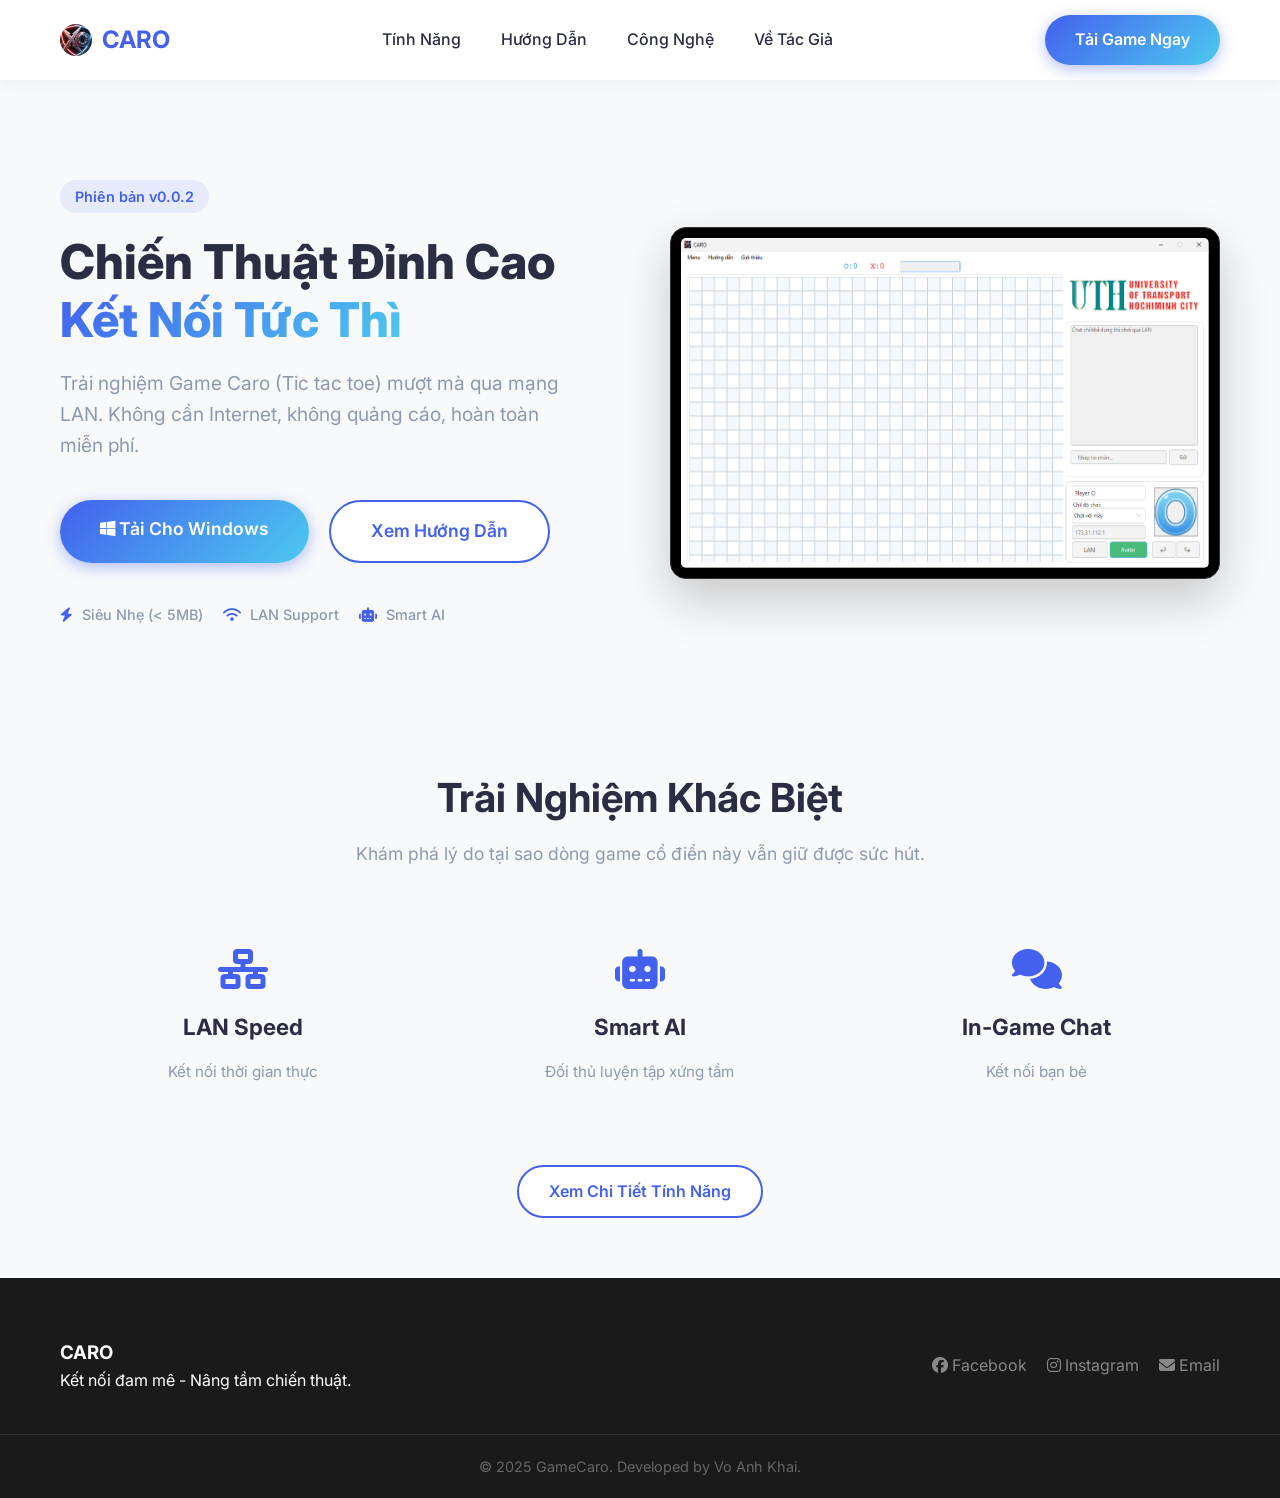
<file: website/index.html>
<!DOCTYPE html>
<html lang="vi">
<head>
    <meta charset="UTF-8">
    <meta name="viewport" content="width=device-width, initial-scale=1.0">
    <title>CARO</title>
    <meta name="description" content="Tải Game Caro LAN miễn phí. Kết nối chơi ngay với bạn bè qua mạng nội bộ, luyện tập với AI. Nhẹ, mượt, giao diện đẹp.">
    
    <!-- Fonts -->
    <link rel="preconnect" href="https://fonts.googleapis.com">
    <link rel="preconnect" href="https://fonts.gstatic.com" crossorigin>
    <link href="https://fonts.googleapis.com/css2?family=Inter:wght@400;500;600;700&display=swap" rel="stylesheet">
    
    <!-- CSS -->
    <link rel="icon" type="image/x-icon" href="assets/caro.ico">
    <link rel="stylesheet" href="styles.css">
    
    <!-- FontAwesome (Mockup) -->
    <link rel="stylesheet" href="https://cdnjs.cloudflare.com/ajax/libs/font-awesome/6.4.0/css/all.min.css">
</head>
<body>

    <div id="app-header"></div>

    <!-- Hero Section -->
    <section class="hero">
        <div class="container hero-content">
            <div class="hero-text">
                <span class="badge">Phiên bản v0.0.2</span>
                <h1>Chiến Thuật Đỉnh Cao <br> <span class="highlight">Kết Nối Tức Thì</span></h1>
                <p>Trải nghiệm Game Caro (Tic tac toe) mượt mà qua mạng LAN. Không cần Internet, không quảng cáo, hoàn toàn miễn phí.</p>
                <div class="hero-actions">
                    <a href="https://drive.google.com/drive/folders/1EXDJsEHQUqT0bzCNUvXFhfkYWcwn9d16?usp=sharing" target="_blank" class="btn btn-primary btn-lg"><i class="fa-brands fa-windows"></i> Tải Cho Windows</a>
                    <a href="guide.html" class="btn btn-secondary btn-lg">Xem Hướng Dẫn</a>
                </div>
                <div class="hero-tech">
                    <span><i class="fa-solid fa-bolt"></i> Siêu Nhẹ (< 5MB)</span>
                    <span><i class="fa-solid fa-wifi"></i> LAN Support</span>
                    <span><i class="fa-solid fa-robot"></i> Smart AI</span>
                </div>
            </div>
            <div class="hero-image">
                <!-- Placeholder for Game Screenshot -->
                <div class="monitor">
                    <div class="screen">
                        <img src="assets/ui-game.png" alt="Giao diện Game Caro" onerror="this.src='https://via.placeholder.com/600x400/0d6efd/ffffff?text=GameCaro+Screenshot'">
                    </div>
                </div>
            </div>
        </div>
    </section>

    <!-- Mini Features Teaser -->
    <section class="features" style="padding: 60px 0; background-color: #f8f9fa;">
        <div class="container">
            <div class="section-title" style="margin-bottom: 40px;">
                <h2>Trải Nghiệm Khác Biệt</h2>
                <p>Khám phá lý do tại sao dòng game cổ điển này vẫn giữ được sức hút.</p>
            </div>
            <div class="feature-grid">
                 <div class="feature-card" style="text-align: center;">
                    <i class="fa-solid fa-network-wired" style="font-size: 40px; color: var(--primary); margin-bottom: 20px;"></i>
                    <h3>LAN Speed</h3>
                    <p>Kết nối thời gian thực</p>
                </div>
                 <div class="feature-card" style="text-align: center;">
                    <i class="fa-solid fa-robot" style="font-size: 40px; color: var(--primary); margin-bottom: 20px;"></i>
                    <h3>Smart AI</h3>
                    <p>Đối thủ luyện tập xứng tầm</p>
                </div>
                 <div class="feature-card" style="text-align: center;">
                    <i class="fa-solid fa-comments" style="font-size: 40px; color: var(--primary); margin-bottom: 20px;"></i>
                    <h3>In-Game Chat</h3>
                    <p>Kết nối bạn bè</p>
                </div>
            </div>
            <div style="text-align: center; margin-top: 40px;">
                <a href="features.html" class="btn btn-secondary">Xem Chi Tiết Tính Năng</a>
            </div>
        </div>
    </section>


    <div id="app-footer"></div>

    <script src="ui.js"></script>
    <script src="script.js"></script>
</body>
</html>
</file>
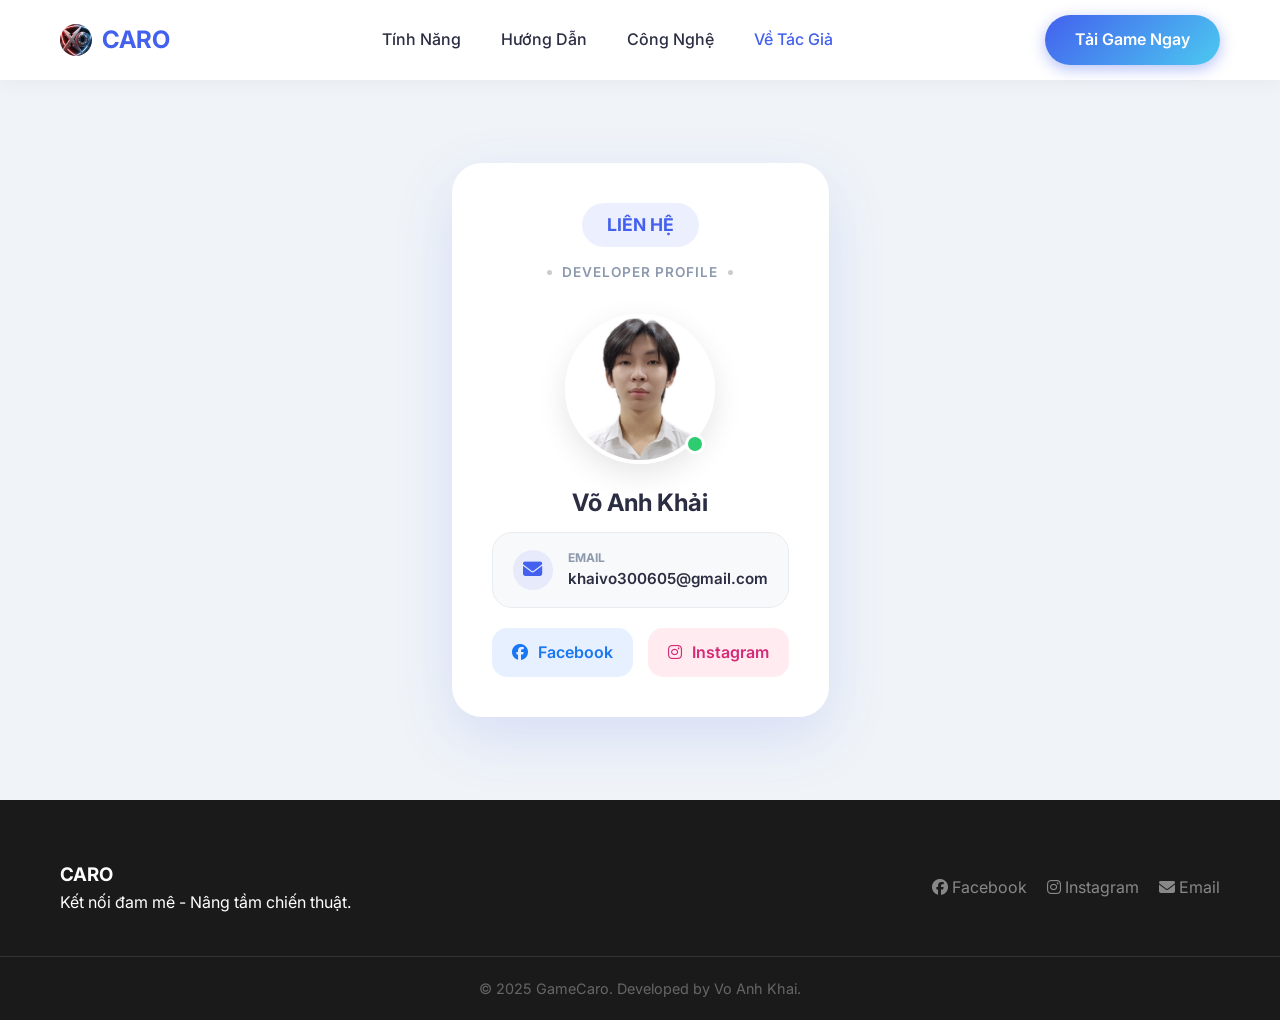
<file: website/author.html>
<!DOCTYPE html>
<html lang="vi">
<head>
    <meta charset="UTF-8">
    <meta name="viewport" content="width=device-width, initial-scale=1.0">
    <title>Về Tác Giả - CARO</title>
    
    <!-- Fonts -->
    <link rel="preconnect" href="https://fonts.googleapis.com">
    <link rel="preconnect" href="https://fonts.gstatic.com" crossorigin>
    <link href="https://fonts.googleapis.com/css2?family=Inter:wght@400;500;600;700&display=swap" rel="stylesheet">
    
    <!-- CSS -->
    <!-- CSS & Favicon -->
    <link rel="icon" type="image/x-icon" href="assets/caro.ico">
    <link rel="stylesheet" href="styles.css">
    
    <!-- FontAwesome -->
    <link rel="stylesheet" href="https://cdnjs.cloudflare.com/ajax/libs/font-awesome/6.4.0/css/all.min.css">
    
    <style>
        .author-section {
            min-height: 80vh;
            display: flex;
            align-items: center;
            justify-content: center;
            padding: 40px 20px;
            background: #f0f4f8; /* Slightly darker than standard bg */
        }
        
        .profile-card {
            background: var(--white);
            width: 100%;
            max-width: 450px;
            border-radius: 30px;
            padding: 40px;
            box-shadow: 0 20px 60px rgba(67, 97, 238, 0.15);
            text-align: center;
            position: relative;
        }
        
        .profile-badge {
            display: inline-block;
            background: rgba(67, 97, 238, 0.1);
            color: var(--primary);
            padding: 8px 25px;
            border-radius: 50px;
            font-weight: 700;
            font-size: 1.1rem;
            margin-bottom: 15px;
            text-transform: uppercase;
        }
        
        .profile-subtitle {
            color: var(--text-light);
            font-size: 0.85rem;
            font-weight: 600;
            letter-spacing: 1px;
            text-transform: uppercase;
            margin-bottom: 30px;
            display: flex;
            align-items: center;
            justify-content: center;
            gap: 10px;
        }
        
        .profile-subtitle::before, .profile-subtitle::after {
            content: '';
            display: block;
            width: 5px;
            height: 5px;
            background: #ccc;
            border-radius: 50%;
        }
        
        .avatar-wrapper {
            position: relative;
            width: 150px;
            height: 150px;
            margin: 0 auto 20px;
        }
        
        .avatar-img {
            width: 100%;
            height: 100%;
            border-radius: 50%;
            object-fit: cover;
            border: 4px solid var(--white);
            box-shadow: 0 10px 30px rgba(0,0,0,0.1);
        }
        
        .status-dot {
            position: absolute;
            bottom: 10px;
            right: 10px;
            width: 20px;
            height: 20px;
            background: #2ecc71;
            border: 3px solid var(--white);
            border-radius: 50%;
        }
        
        .contact-box {
            background: #f8f9fa;
            border: 1px solid #e9ecef;
            border-radius: 20px;
            padding: 15px 20px;
            display: flex;
            align-items: center;
            gap: 15px;
            margin-bottom: 20px;
            transition: 0.3s;
        }
        
        .contact-box:hover {
            border-color: var(--primary);
            background: var(--white);
            box-shadow: 0 5px 15px rgba(67, 97, 238, 0.1);
        }
        
        .contact-icon {
            width: 40px;
            height: 40px;
            background: rgba(67, 97, 238, 0.1);
            color: var(--primary);
            border-radius: 50%;
            display: flex;
            align-items: center;
            justify-content: center;
            font-size: 1.2rem;
            flex-shrink: 0;
        }
        
        .contact-info {
            text-align: left;
            overflow: hidden;
        }
        
        .contact-label {
            font-size: 0.75rem;
            color: var(--text-light);
            font-weight: 700;
            text-transform: uppercase;
        }
        
        .contact-value {
            font-size: 0.95rem;
            font-weight: 600;
            color: var(--text);
            white-space: nowrap;
            overflow: hidden;
            text-overflow: ellipsis;
        }
        
        .social-row {
            display: flex;
            gap: 15px;
            margin-top: 10px;
        }
        
        .social-btn {
            flex: 1;
            display: flex;
            align-items: center;
            justify-content: center;
            gap: 10px;
            padding: 12px;
            border-radius: 15px;
            font-weight: 600;
            transition: 0.3s;
            cursor: pointer;
        }
        
        .btn-facebook {
            background: #e7f0ff; /* Light blue akin to standard social buttons but lighter */
            color: #1877f2;
        }
        
        .btn-facebook:hover {
            background: #1877f2;
            color: #fff;
        }
        
        .btn-github {
            background: #f0f0f0;
            color: #333;
        }
        
        .btn-github:hover {
            background: #333;
            color: #fff;
        }

        .btn-instagram {
            background: #ffebf0;
            color: #d62976;
        }
        
        .btn-instagram:hover {
            background: #d62976;
            color: #fff;
        }

        
        /* Animation */
        .profile-card {
            animation: slideUp 0.6s ease-out;
        }
        
        @keyframes slideUp {
            from { opacity: 0; transform: translateY(30px); }
            to { opacity: 1; transform: translateY(0); }
        }
    </style>
</head>
<body>

    <div id="app-header"></div>

    <!-- Main Content -->
    <section class="author-section">
        <div class="container" style="display: flex; justify-content: center;">
            
            <div class="profile-card">
                <div class="profile-badge">Liên Hệ</div>
                <div class="profile-subtitle">Developer Profile</div>
                
                <div class="avatar-wrapper">
                    <img src="assets/avatar.jpg" alt="Vo Anh Khai" class="avatar-img">
                    <div class="status-dot"></div>
                </div>
                
                <h2 style="margin-bottom: 10px; font-size: 1.5rem;">Võ Anh Khải</h2>
                
                <!-- Email -->
                <div class="contact-box">
                    <div class="contact-icon">
                        <i class="fa-solid fa-envelope"></i>
                    </div>
                    <div class="contact-info">
                        <div class="contact-label">Email</div>
                        <div class="contact-value">khaivo300605@gmail.com</div>
                    </div>
                </div>

                <!-- Socials -->
                <div class="social-row">
                    <a href="https://www.facebook.com/kaitovo8952/" target="_blank" class="social-btn btn-facebook">
                        <i class="fa-brands fa-facebook"></i> Facebook
                    </a>
                    <a href="https://www.instagram.com/_kai.desu/" target="_blank" class="social-btn btn-instagram">
                        <i class="fa-brands fa-instagram"></i> Instagram
                    </a>
                </div>
                
            </div>
            
        </div>
    </section>

    <div id="app-footer"></div>

    <script src="ui.js"></script>
    <script src="script.js"></script>
</body>
</html>
</file>
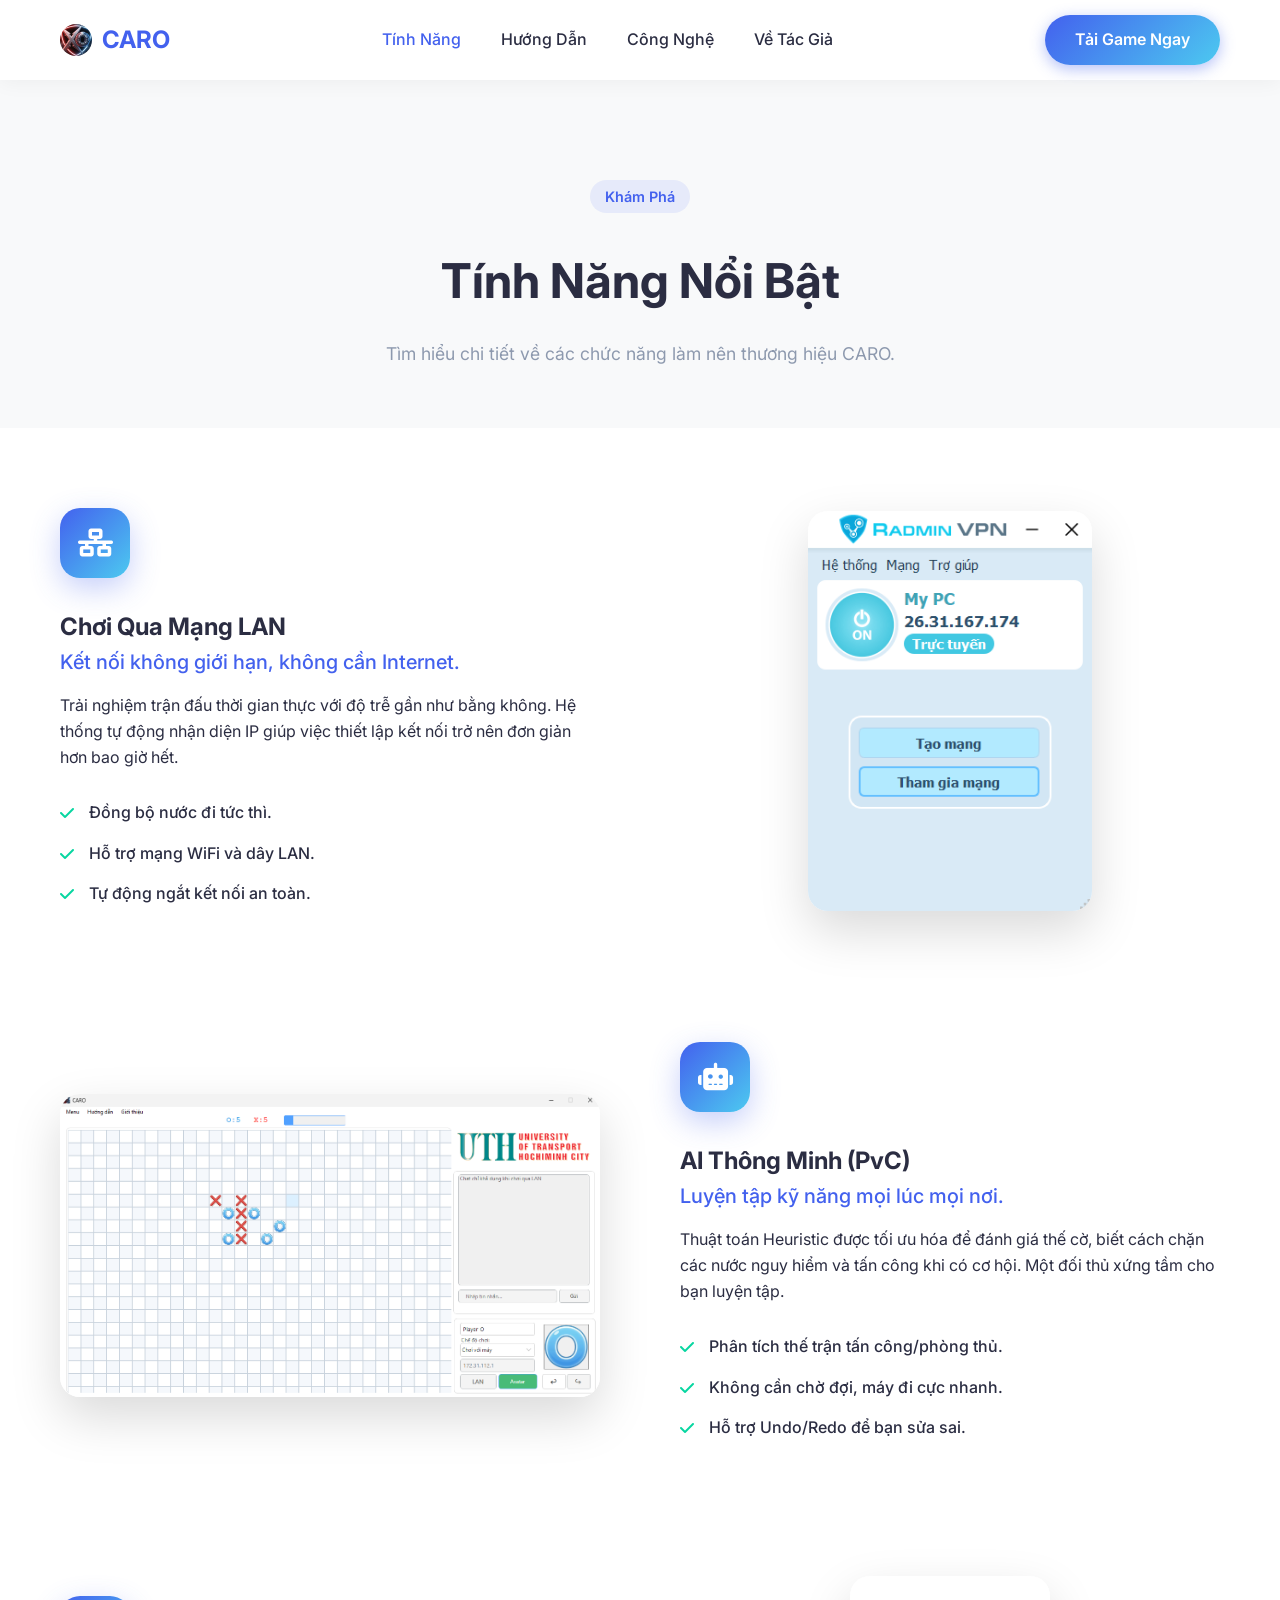
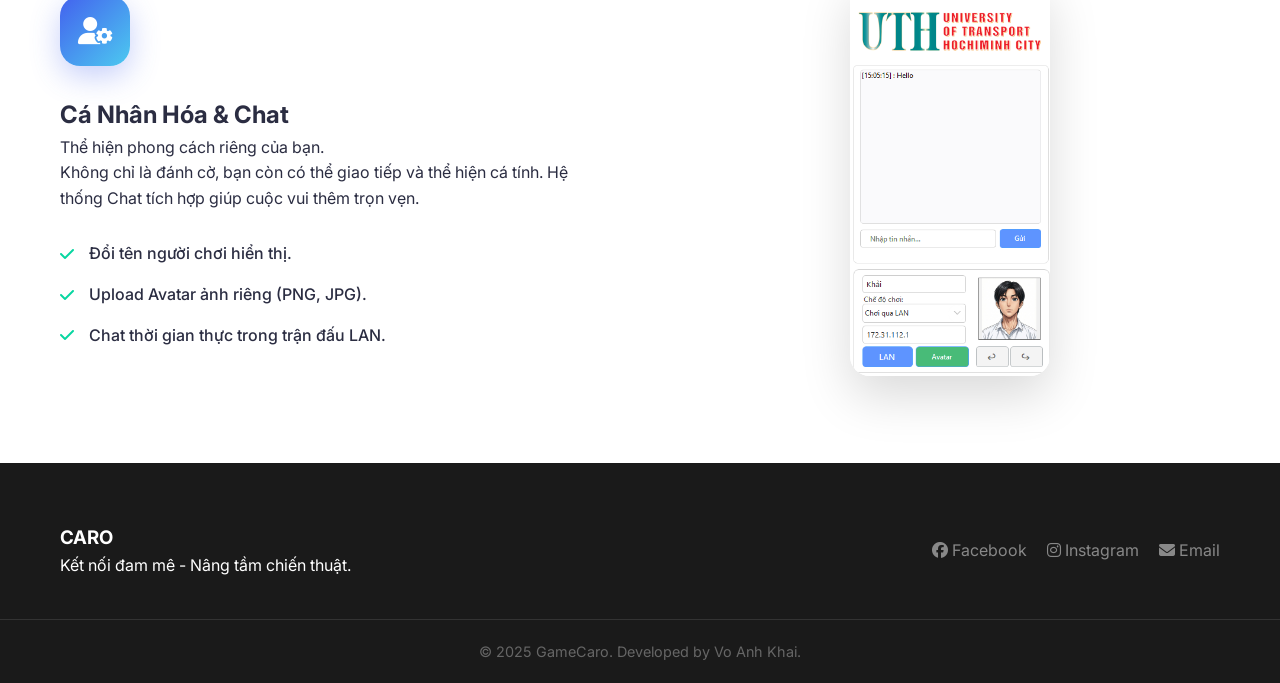
<file: website/features.html>
<!DOCTYPE html>
<html lang="vi">
<head>
    <meta charset="UTF-8">
    <meta name="viewport" content="width=device-width, initial-scale=1.0">
    <title>Tính Năng & Hướng Dẫn - CARO</title>
    
    <!-- Fonts -->
    <link rel="preconnect" href="https://fonts.googleapis.com">
    <link rel="preconnect" href="https://fonts.gstatic.com" crossorigin>
    <link href="https://fonts.googleapis.com/css2?family=Inter:wght@400;500;600;700&display=swap" rel="stylesheet">
    
    <!-- CSS -->
    <!-- CSS & Favicon -->
    <link rel="icon" type="image/x-icon" href="assets/caro.ico">
    <link rel="stylesheet" href="styles.css">
    
    <!-- FontAwesome -->
    <link rel="stylesheet" href="https://cdnjs.cloudflare.com/ajax/libs/font-awesome/6.4.0/css/all.min.css">
</head>
<body>

    <div id="app-header"></div>

    <!-- Page Header -->
    <section class="page-header">
        <div class="container">
            <span class="badge">Khám Phá</span>
            <h1>Tính Năng Nổi Bật</h1>
            <p>Tìm hiểu chi tiết về các chức năng làm nên thương hiệu CARO.</p>
        </div>
    </section>

    <!-- Detailed Features -->
    <section class="detailed-features">
        <div class="container">
            
            <!-- Feature 1: LAN -->
            <div class="feature-row">
                <div class="feature-text">
                    <div class="icon-box-lg">
                        <i class="fa-solid fa-network-wired"></i>
                    </div>
                    <h2>Chơi Qua Mạng LAN</h2>
                    <p class="lead">Kết nối không giới hạn, không cần Internet.</p>
                    <p>Trải nghiệm trận đấu thời gian thực với độ trễ gần như bằng không. Hệ thống tự động nhận diện IP giúp việc thiết lập kết nối trở nên đơn giản hơn bao giờ hết.</p>
                    <ul class="feature-list">
                        <li><i class="fa-solid fa-check"></i> Đồng bộ nước đi tức thì.</li>
                        <li><i class="fa-solid fa-check"></i> Hỗ trợ mạng WiFi và dây LAN.</li>
                        <li><i class="fa-solid fa-check"></i> Tự động ngắt kết nối an toàn.</li>
                    </ul>
                </div>
                <div class="feature-visual">
                    <img src="assets/vpn.png" alt="LAN Connection" onerror="this.src='https://via.placeholder.com/500x350?text=LAN+Connection+Demo'">
                </div>
            </div>

            <!-- Feature 2: AI -->
            <div class="feature-row reverse">
                <div class="feature-text">
                    <div class="icon-box-lg">
                        <i class="fa-solid fa-robot"></i>
                    </div>
                    <h2>AI Thông Minh (PvC)</h2>
                    <p class="lead">Luyện tập kỹ năng mọi lúc mọi nơi.</p>
                    <p>Thuật toán Heuristic được tối ưu hóa để đánh giá thế cờ, biết cách chặn các nước nguy hiểm và tấn công khi có cơ hội. Một đối thủ xứng tầm cho bạn luyện tập.</p>
                    <ul class="feature-list">
                        <li><i class="fa-solid fa-check"></i> Phân tích thế trận tấn công/phòng thủ.</li>
                        <li><i class="fa-solid fa-check"></i> Không cần chờ đợi, máy đi cực nhanh.</li>
                        <li><i class="fa-solid fa-check"></i> Hỗ trợ Undo/Redo để bạn sửa sai.</li>
                    </ul>
                </div>
                <div class="feature-visual">
                    <img src="assets/gameplay.png" alt="AI Gameplay" onerror="this.src='https://via.placeholder.com/500x350?text=AI+Gameplay+Demo'">
                </div>
            </div>

            <!-- Feature 3: Customization -->
            <div class="feature-row">
                <div class="feature-text">
                    <div class="icon-box-lg">
                        <i class="fa-solid fa-user-gear"></i>
                    </div>
                    <h2>Cá Nhân Hóa & Chat</h2>
                    <p>Thể hiện phong cách riêng của bạn.</p>
                    <p>Không chỉ là đánh cờ, bạn còn có thể giao tiếp và thể hiện cá tính. Hệ thống Chat tích hợp giúp cuộc vui thêm trọn vẹn.</p>
                    <ul class="feature-list">
                        <li><i class="fa-solid fa-check"></i> Đổi tên người chơi hiển thị.</li>
                        <li><i class="fa-solid fa-check"></i> Upload Avatar ảnh riêng (PNG, JPG).</li>
                        <li><i class="fa-solid fa-check"></i> Chat thời gian thực trong trận đấu LAN.</li>
                    </ul>
                </div>
                <div class="feature-visual">
                    <img src="assets/chatting.png" alt="Settings" onerror="this.src='https://via.placeholder.com/500x350?text=Settings+&+Chat'">
                </div>
            </div>

        </div>
    </section>

    <div id="app-footer"></div>

    <script src="ui.js"></script>
    <script src="script.js"></script>
</body>
</html>
</file>
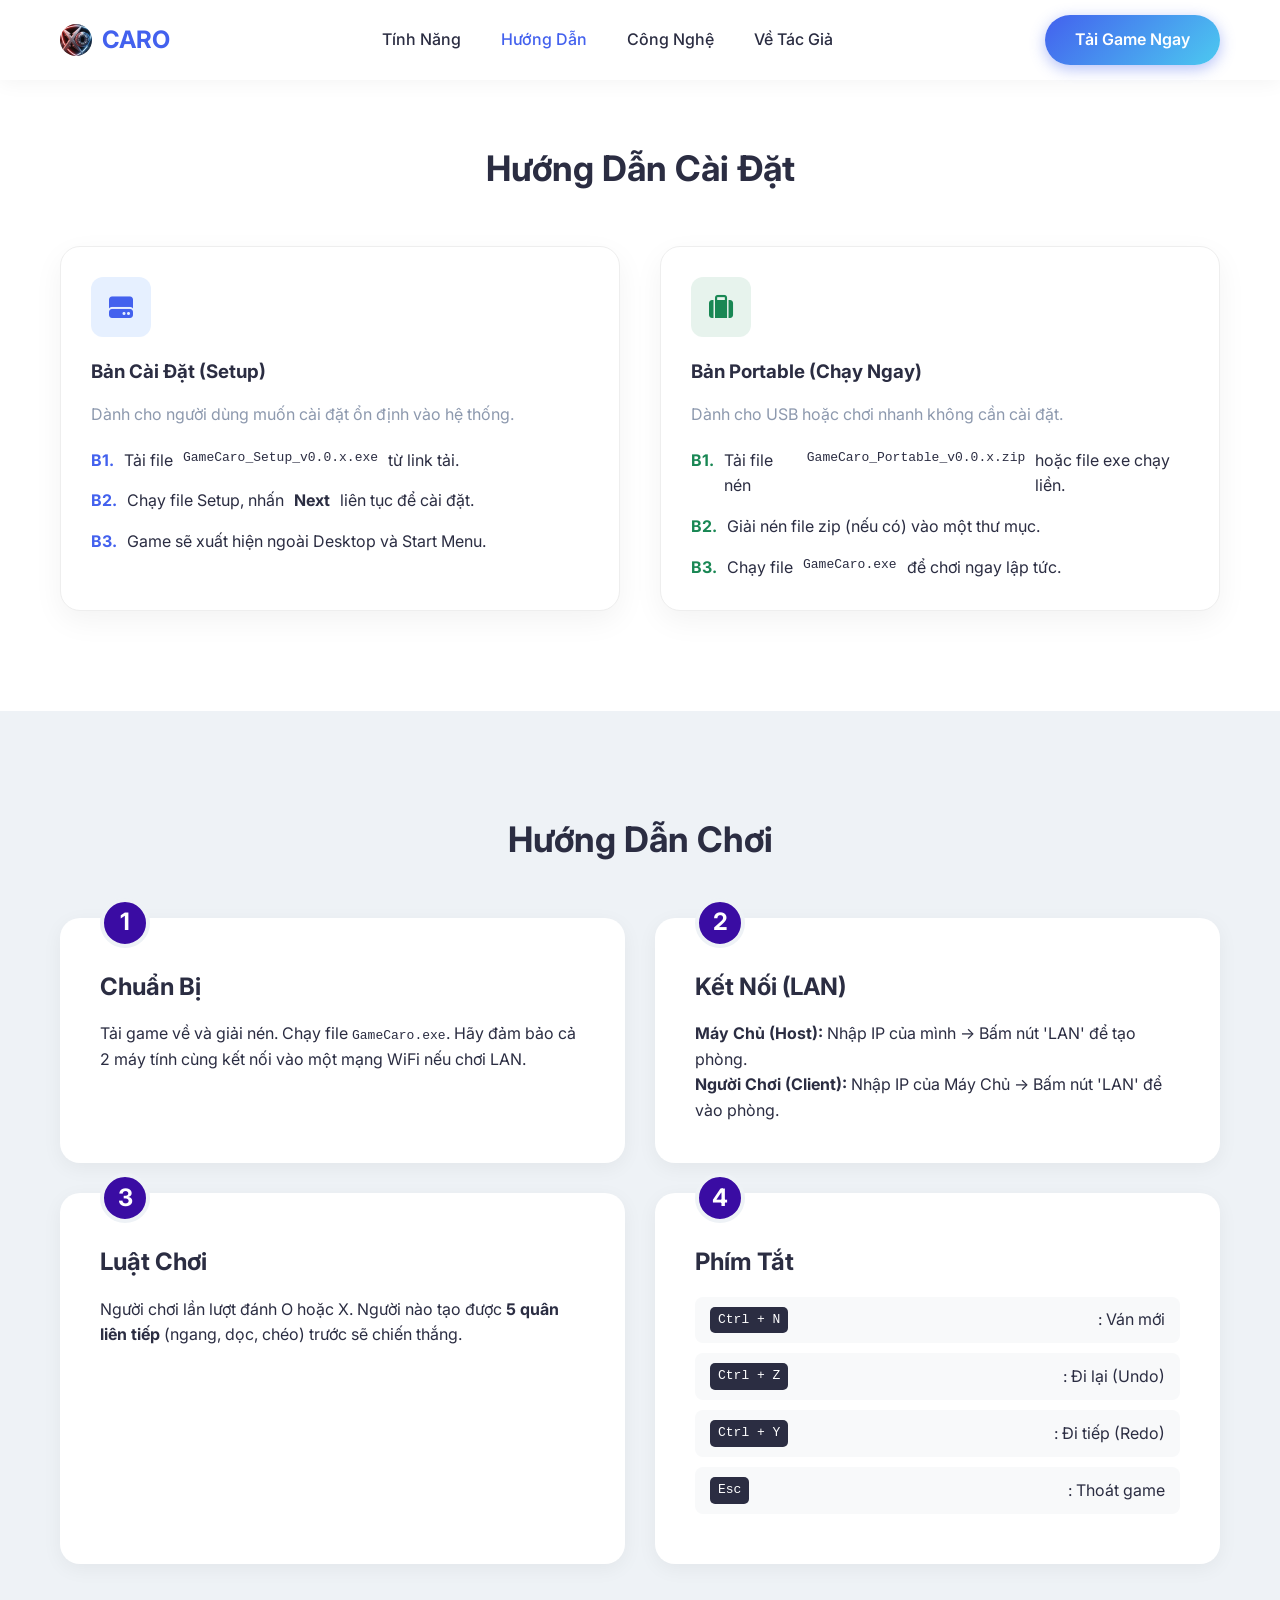
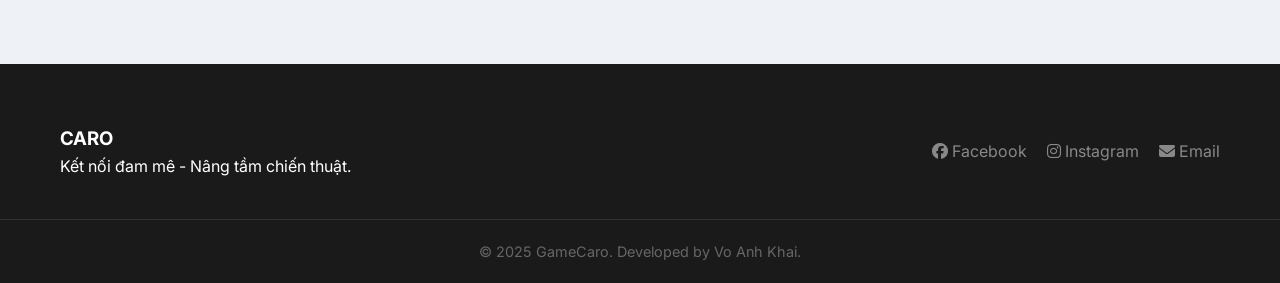
<file: website/guide.html>
<!DOCTYPE html>
<html lang="vi">
<head>
    <meta charset="UTF-8">
    <meta name="viewport" content="width=device-width, initial-scale=1.0">
    <title>Hướng Dẫn - CARO</title>
    
    <!-- Fonts -->
    <link rel="preconnect" href="https://fonts.googleapis.com">
    <link rel="preconnect" href="https://fonts.gstatic.com" crossorigin>
    <link href="https://fonts.googleapis.com/css2?family=Inter:wght@400;500;600;700&display=swap" rel="stylesheet">
    
    <!-- CSS -->
    <!-- CSS & Favicon -->
    <link rel="icon" type="image/x-icon" href="assets/caro.ico">
    <link rel="stylesheet" href="styles.css">
    
    <!-- FontAwesome -->
    <link rel="stylesheet" href="https://cdnjs.cloudflare.com/ajax/libs/font-awesome/6.4.0/css/all.min.css">
</head>
<body>

    <div id="app-header"></div>



    <!-- Installation Guide -->
    <section class="installation-guide" style="padding: 60px 0; background-color: var(--white);">
        <div class="container">
            <div class="section-title text-center" style="text-align: center; margin-bottom: 50px;">
                <h2 style="font-size: 2.2rem; margin-bottom: 15px;">Hướng Dẫn Cài Đặt</h2>
            </div>

            <div class="install-options" style="display: grid; grid-template-columns: repeat(2, 1fr); gap: 40px; margin-bottom: 40px;">
                <!-- Setup Version -->
                <div class="install-card" style="padding: 30px; border-radius: 20px; border: 1px solid #eee; background: #fff; box-shadow: 0 10px 30px rgba(0,0,0,0.05);">
                    <div class="icon-box" style="margin-bottom: 20px; width: 60px; height: 60px; background: rgba(13, 110, 253, 0.1); border-radius: 12px; display: flex; align-items: center; justify-content: center; color: var(--primary); font-size: 1.5rem;">
                        <i class="fa-solid fa-hard-drive"></i>
                    </div>
                    <h3 style="margin-bottom: 15px;">Bản Cài Đặt (Setup)</h3>
                    <p style="color: var(--text-light); margin-bottom: 20px;">Dành cho người dùng muốn cài đặt ổn định vào hệ thống.</p>
                    <ul class="step-list" style="list-style: none; padding: 0;">
                        <li style="margin-bottom: 15px; display: flex; gap: 10px;">
                            <span style="font-weight: 700; color: var(--primary);">B1.</span>
                            Tải file <code>GameCaro_Setup_v0.0.x.exe</code> từ link tải.
                        </li>
                        <li style="margin-bottom: 15px; display: flex; gap: 10px;">
                            <span style="font-weight: 700; color: var(--primary);">B2.</span>
                            Chạy file Setup, nhấn <strong>Next</strong> liên tục để cài đặt.
                        </li>
                        <li style="display: flex; gap: 10px;">
                            <span style="font-weight: 700; color: var(--primary);">B3.</span>
                            Game sẽ xuất hiện ngoài Desktop và Start Menu.
                        </li>
                    </ul>
                </div>

                <!-- Portable Version -->
                <div class="install-card" style="padding: 30px; border-radius: 20px; border: 1px solid #eee; background: #fff; box-shadow: 0 10px 30px rgba(0,0,0,0.05);">
                    <div class="icon-box" style="margin-bottom: 20px; width: 60px; height: 60px; background: rgba(25, 135, 84, 0.1); border-radius: 12px; display: flex; align-items: center; justify-content: center; color: #198754; font-size: 1.5rem;">
                        <i class="fa-solid fa-suitcase"></i>
                    </div>
                    <h3 style="margin-bottom: 15px;">Bản Portable (Chạy Ngay)</h3>
                    <p style="color: var(--text-light); margin-bottom: 20px;">Dành cho USB hoặc chơi nhanh không cần cài đặt.</p>
                    <ul class="step-list" style="list-style: none; padding: 0;">
                        <li style="margin-bottom: 15px; display: flex; gap: 10px;">
                            <span style="font-weight: 700; color: #198754;">B1.</span>
                            Tải file nén <code>GameCaro_Portable_v0.0.x.zip</code> hoặc file exe chạy liền.
                        </li>
                        <li style="margin-bottom: 15px; display: flex; gap: 10px;">
                            <span style="font-weight: 700; color: #198754;">B2.</span>
                            Giải nén file zip (nếu có) vào một thư mục.
                        </li>
                        <li style="display: flex; gap: 10px;">
                            <span style="font-weight: 700; color: #198754;">B3.</span>
                            Chạy file <code>GameCaro.exe</code> để chơi ngay lập tức.
                        </li>
                    </ul>
                </div>
            </div>
        </div>
    </section>

    <!-- Comprehensive Guide -->
    <section class="guide-section">
        <div class="container">
            <div class="section-title text-center" style="text-align: center; margin-bottom: 50px;">
                <h2 style="font-size: 2.2rem; margin-bottom: 15px;">Hướng Dẫn Chơi</h2>
            </div>
            <div class="guide-grid">
                <div class="guide-card">
                    <span class="step-badge">1</span>
                    <h3>Chuẩn Bị</h3>
                    <p>Tải game về và giải nén. Chạy file <code>GameCaro.exe</code>. Hãy đảm bảo cả 2 máy tính cùng kết nối vào một mạng WiFi nếu chơi LAN.</p>
                </div>

                <div class="guide-card">
                    <span class="step-badge">2</span>
                    <h3>Kết Nối (LAN)</h3>
                    <div class="guide-content">
                        <p><strong>Máy Chủ (Host):</strong> Nhập IP của mình -> Bấm nút 'LAN' để tạo phòng.</p>
                        <p><strong>Người Chơi (Client):</strong> Nhập IP của Máy Chủ -> Bấm nút 'LAN' để vào phòng.</p>
                    </div>
                </div>

                <div class="guide-card">
                    <span class="step-badge">3</span>
                    <h3>Luật Chơi</h3>
                    <p>Người chơi lần lượt đánh O hoặc X. Người nào tạo được <strong>5 quân liên tiếp</strong> (ngang, dọc, chéo) trước sẽ chiến thắng.</p>
                </div>
                
                <div class="guide-card">
                    <span class="step-badge">4</span>
                    <h3>Phím Tắt</h3>
                    <ul class="shortcut-list">
                        <li><code>Ctrl + N</code>: Ván mới</li>
                        <li><code>Ctrl + Z</code>: Đi lại (Undo)</li>
                        <li><code>Ctrl + Y</code>: Đi tiếp (Redo)</li>
                        <li><code>Esc</code>: Thoát game</li>
                    </ul>
                </div>
            </div>
        </div>
    </section>

    <div id="app-footer"></div>

    <script src="ui.js"></script>
    <script src="script.js"></script>
</body>
</html>
</file>
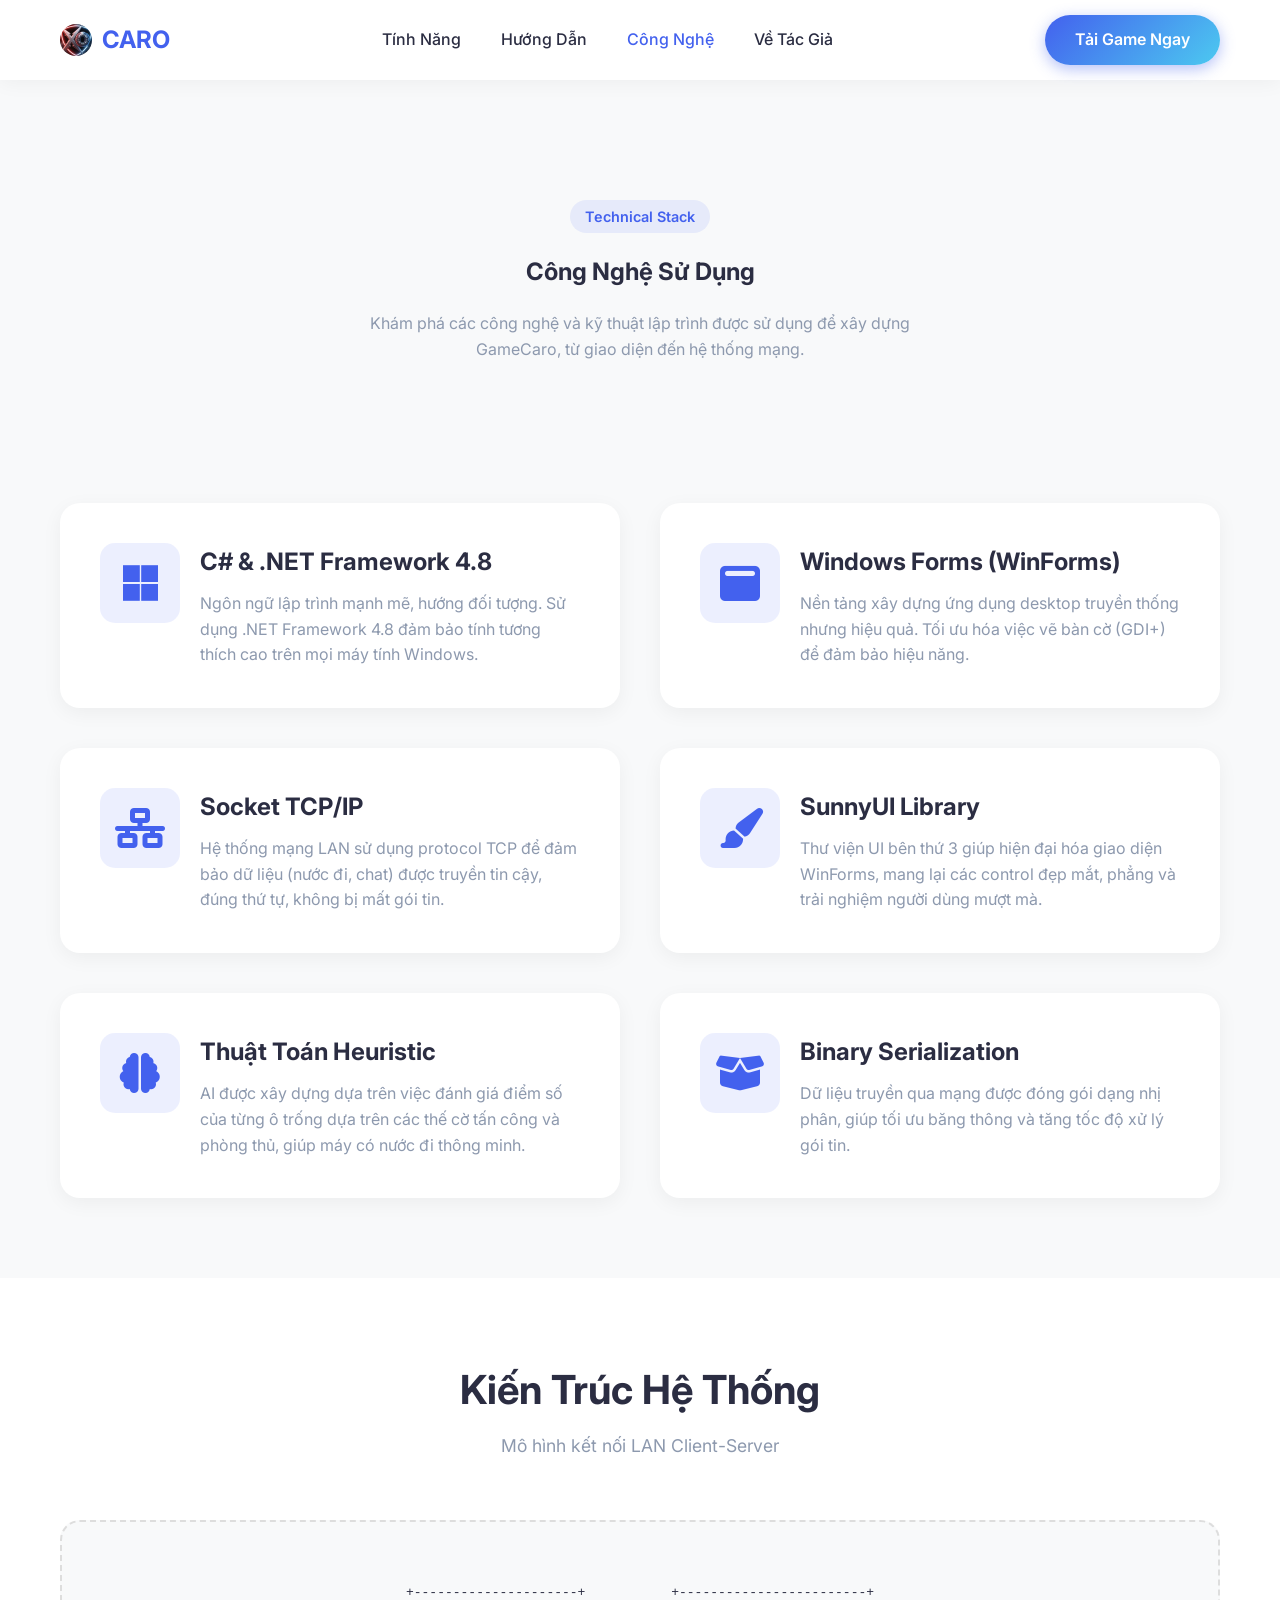
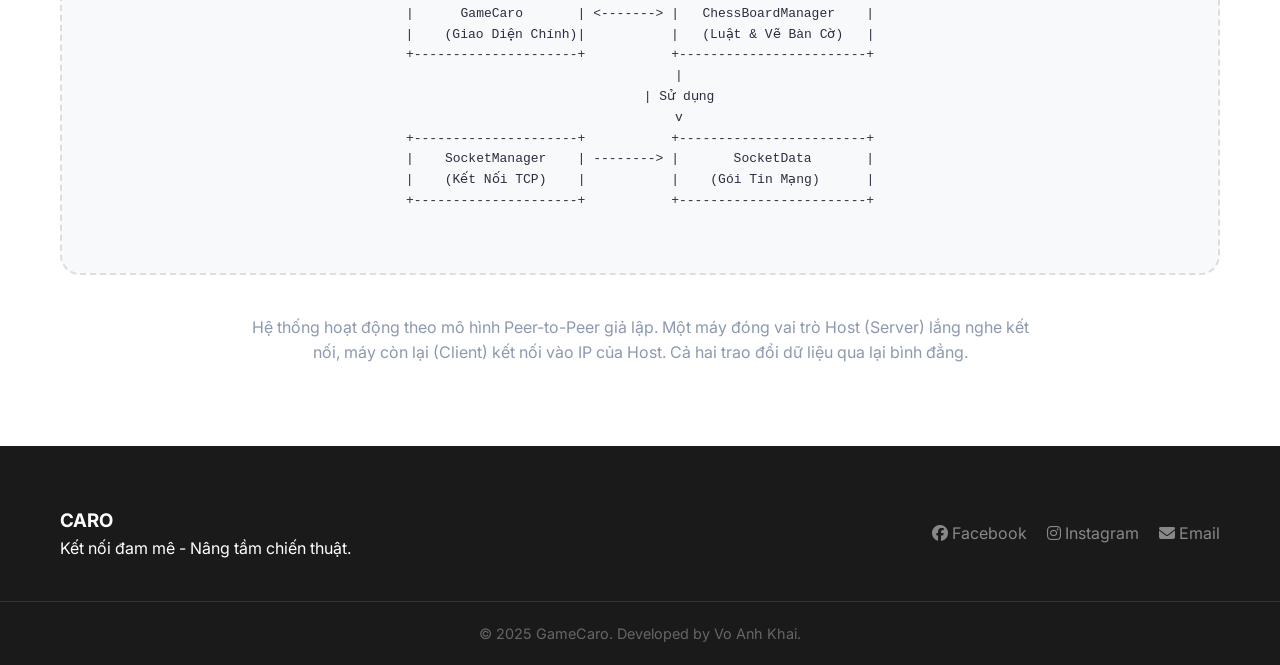
<file: website/technology.html>
<!DOCTYPE html>
<html lang="vi">
<head>
    <meta charset="UTF-8">
    <meta name="viewport" content="width=device-width, initial-scale=1.0">
    <title>Công Nghệ - GameCaro</title>
    
    <!-- Fonts -->
    <link rel="preconnect" href="https://fonts.googleapis.com">
    <link rel="preconnect" href="https://fonts.gstatic.com" crossorigin>
    <link href="https://fonts.googleapis.com/css2?family=Inter:wght@400;500;600;700&display=swap" rel="stylesheet">
    
    <!-- CSS -->
    <!-- CSS & Favicon -->
    <link rel="icon" type="image/x-icon" href="assets/caro.ico">
    <link rel="stylesheet" href="styles.css">
    
    <!-- FontAwesome -->
    <link rel="stylesheet" href="https://cdnjs.cloudflare.com/ajax/libs/font-awesome/6.4.0/css/all.min.css">
    
    <style>
        .tech-hero {
            padding: 120px 0 60px;
            background: var(--bg);
            text-align: center;
        }
        
        .tech-grid {
            margin-top: 60px;
            display: grid;
            grid-template-columns: repeat(2, 1fr);
            gap: 40px;
        }
        
        .tech-card {
            background: var(--white);
            padding: 40px;
            border-radius: 20px;
            box-shadow: 0 5px 20px rgba(0,0,0,0.05);
            display: flex;
            gap: 20px;
            align-items: flex-start;
        }
        
        .tech-icon {
            font-size: 40px;
            color: var(--primary);
            background: rgba(67, 97, 238, 0.1);
            width: 80px;
            height: 80px;
            border-radius: 15px;
            display: flex;
            align-items: center;
            justify-content: center;
            flex-shrink: 0;
        }
        
        .tech-content h3 {
            font-size: 1.5rem;
            margin-bottom: 10px;
        }
        
        .tech-content p {
            color: var(--text-light);
        }

        .architecture {
            padding: 80px 0;
            background: var(--white);
        }
        
        .diagram {
            background: #f8f9fa;
            border: 2px dashed #ddd;
            border-radius: 20px;
            padding: 40px;
            text-align: center;
            margin: 40px 0;
            font-family: monospace;
            white-space: pre;
            overflow-x: auto;
        }

        @media (max-width: 768px) {
            .tech-grid {
                grid-template-columns: 1fr;
            }
            .tech-card {
                flex-direction: column;
            }
        }
    </style>
</head>
<body>

    <div id="app-header"></div>

    <!-- Tech Hero -->
    <section class="tech-hero">
        <div class="container">
            <span class="badge">Technical Stack</span>
            <h1>Công Nghệ Sử Dụng</h1>
            <p style="max-width: 600px; margin: 20px auto; color: var(--text-light);">
                Khám phá các công nghệ và kỹ thuật lập trình được sử dụng để xây dựng GameCaro, từ giao diện đến hệ thống mạng.
            </p>
        </div>
    </section>

    <!-- Tech Details -->
    <section class="container" style="padding-bottom: 80px;">
        <div class="tech-grid">
            
            <!-- C# .NET -->
            <div class="tech-card">
                <div class="tech-icon">
                    <i class="fa-brands fa-microsoft"></i>
                </div>
                <div class="tech-content">
                    <h3>C# & .NET Framework 4.8</h3>
                    <p>Ngôn ngữ lập trình mạnh mẽ, hướng đối tượng. Sử dụng .NET Framework 4.8 đảm bảo tính tương thích cao trên mọi máy tính Windows.</p>
                </div>
            </div>

            <!-- Windows Forms -->
            <div class="tech-card">
                <div class="tech-icon">
                    <i class="fa-solid fa-window-maximize"></i>
                </div>
                <div class="tech-content">
                    <h3>Windows Forms (WinForms)</h3>
                    <p>Nền tảng xây dựng ứng dụng desktop truyền thống nhưng hiệu quả. Tối ưu hóa việc vẽ bàn cờ (GDI+) để đảm bảo hiệu năng.</p>
                </div>
            </div>

            <!-- Socket TCP/IP -->
            <div class="tech-card">
                <div class="tech-icon">
                    <i class="fa-solid fa-network-wired"></i>
                </div>
                <div class="tech-content">
                    <h3>Socket TCP/IP</h3>
                    <p>Hệ thống mạng LAN sử dụng protocol TCP để đảm bảo dữ liệu (nước đi, chat) được truyền tin cậy, đúng thứ tự, không bị mất gói tin.</p>
                </div>
            </div>

            <!-- SunnyUI -->
            <div class="tech-card">
                <div class="tech-icon">
                    <i class="fa-solid fa-paintbrush"></i>
                </div>
                <div class="tech-content">
                    <h3>SunnyUI Library</h3>
                    <p>Thư viện UI bên thứ 3 giúp hiện đại hóa giao diện WinForms, mang lại các control đẹp mắt, phẳng và trải nghiệm người dùng mượt mà.</p>
                </div>
            </div>
            
             <!-- Algorithm -->
             <div class="tech-card">
                <div class="tech-icon">
                    <i class="fa-solid fa-brain"></i>
                </div>
                <div class="tech-content">
                    <h3>Thuật Toán Heuristic</h3>
                    <p>AI được xây dựng dựa trên việc đánh giá điểm số của từng ô trống dựa trên các thế cờ tấn công và phòng thủ, giúp máy có nước đi thông minh.</p>
                </div>
            </div>

            <!-- Serialization -->
            <div class="tech-card">
                <div class="tech-icon">
                    <i class="fa-solid fa-box-open"></i>
                </div>
                <div class="tech-content">
                    <h3>Binary Serialization</h3>
                    <p>Dữ liệu truyền qua mạng được đóng gói dạng nhị phân, giúp tối ưu băng thông và tăng tốc độ xử lý gói tin.</p>
                </div>
            </div>

        </div>
    </section>

    <!-- Architecture -->
    <section class="architecture">
        <div class="container">
            <div class="section-title">
                <h2>Kiến Trúc Hệ Thống</h2>
                <p>Mô hình kết nối LAN Client-Server</p>
            </div>
            
            <div class="diagram">
+---------------------+           +------------------------+
|      GameCaro       | <-------> |   ChessBoardManager    |
|    (Giao Diện Chính)|           |   (Luật & Vẽ Bàn Cờ)   |
+---------------------+           +------------------------+
          |
          | Sử dụng
          v
+---------------------+           +------------------------+
|    SocketManager    | --------> |       SocketData       |
|    (Kết Nối TCP)    |           |    (Gói Tin Mạng)      |
+---------------------+           +------------------------+
            </div>
            
            <p style="text-align: center; max-width: 800px; margin: 0 auto; color: var(--text-light);">
                Hệ thống hoạt động theo mô hình Peer-to-Peer giả lập. Một máy đóng vai trò Host (Server) lắng nghe kết nối, máy còn lại (Client) kết nối vào IP của Host. Cả hai trao đổi dữ liệu qua lại bình đẳng.
            </p>
        </div>
    </section>

    <div id="app-footer"></div>

    <script src="ui.js"></script>
    <script src="script.js"></script>
    <script>
        // Active link script specifically for this page if needed, 
        // though strictly handled by class="active" in HTML above.
    </script>
</body>
</html>
</file>
<file: website/styles.css>
/* Global Styles */
:root {
    --primary: #4361ee;
    --primary-dark: #3a0ca3;
    --secondary: #4cc9f0;
    --text: #2b2d42;
    --text-light: #8d99ae;
    --bg: #f8f9fa;
    --white: #ffffff;
    --gradient: linear-gradient(135deg, #4361ee 0%, #4cc9f0 100%);
    --shadow: 0 10px 30px -10px rgba(67, 97, 238, 0.3);
}

* {
    margin: 0;
    padding: 0;
    box-sizing: border-box;
}

body {
    font-family: 'Inter', sans-serif;
    color: var(--text);
    background-color: var(--bg);
    line-height: 1.6;
}

a {
    text-decoration: none;
    color: inherit;
    transition: 0.3s;
}

ul {
    list-style: none;
}

.container {
    max-width: 1200px;
    margin: 0 auto;
    padding: 0 20px;
}

.section-title {
    text-align: center;
    margin-bottom: 60px;
}

.section-title h2 {
    font-size: 2.5rem;
    margin-bottom: 10px;
    color: var(--text);
}

.section-title p {
    color: var(--text-light);
    font-size: 1.1rem;
}

/* Buttons */
.btn {
    display: inline-block;
    padding: 12px 30px;
    border-radius: 50px;
    font-weight: 600;
    cursor: pointer;
    transition: all 0.3s ease;
}

.btn-primary {
    background: var(--gradient);
    color: var(--white);
    box-shadow: 0 4px 15px rgba(67, 97, 238, 0.4);
}

.btn-primary:hover {
    transform: translateY(-2px);
    box-shadow: 0 8px 25px rgba(67, 97, 238, 0.5);
}

.btn-secondary {
    background: var(--white);
    color: var(--primary);
    border: 2px solid var(--primary);
}

.btn-secondary:hover {
    background: var(--primary);
    color: var(--white);
}

.btn-lg {
    padding: 15px 40px;
    font-size: 1.1rem;
}

/* Header */
header {
    background: rgba(255, 255, 255, 0.95);
    backdrop-filter: blur(10px);
    position: sticky;
    top: 0;
    z-index: 1000;
    box-shadow: 0 2px 20px rgba(0, 0, 0, 0.05);
}

.nav-wrapper {
    display: flex;
    justify-content: space-between;
    align-items: center;
    height: 80px;
}

.logo {
    font-size: 1.5rem;
    font-weight: 700;
    color: var(--primary);
    display: flex;
    align-items: center;
    gap: 10px;
}

.nav-links {
    display: flex;
    gap: 40px;
}

.nav-links a {
    font-weight: 500;
    color: var(--text);
}

.nav-links a:hover,
.nav-links a.active {
    color: var(--primary);
}

.badge {
    display: inline-block;
    padding: 5px 15px;
    background: rgba(67, 97, 238, 0.1);
    color: var(--primary);
    border-radius: 50px;
    font-size: 0.9rem;
    font-weight: 600;
    margin-bottom: 20px;
}

/* Hero Section */
.hero {
    padding: 100px 0 80px;
    overflow: hidden;
}

.hero-content {
    display: flex;
    align-items: center;
    gap: 60px;
}

.hero-text {
    flex: 1;
}

.hero-text h1 {
    font-size: 3.0rem;
    line-height: 1.2;
    margin-bottom: 20px;
    font-weight: 800;
}

.highlight {
    background: var(--gradient);
    -webkit-background-clip: text;
    -webkit-text-fill-color: transparent;
}

.hero-text p {
    font-size: 1.2rem;
    color: var(--text-light);
    margin-bottom: 40px;
    max-width: 500px;
}

.hero-actions {
    display: flex;
    gap: 20px;
    margin-bottom: 40px;
}

.hero-tech {
    display: flex;
    gap: 20px;
    color: var(--text-light);
    font-size: 0.9rem;
    font-weight: 500;
}

.hero-tech i {
    color: var(--primary);
    margin-right: 5px;
}

.hero-image {
    flex: 1;
    position: relative;
}

.monitor {
    background: #000;
    border-radius: 16px;
    padding: 10px; /* Thinner uniform frame */
    box-shadow: 0 20px 50px rgba(0,0,0,0.2);
    border: 1px solid #333;
}

.screen {
    background: #fff;
    border-radius: 5px;
    overflow: hidden;
    aspect-ratio: 16/10;
}

.screen img {
    width: 100%;
    height: 100%;
    object-fit: fill;
}

/* Features */
.features {
    padding: 100px 0;
    background: var(--white);
}

.feature-grid {
    display: grid;
    grid-template-columns: repeat(3, 1fr);
    gap: 30px;
}

.feature-card {
    padding: 40px;
    background: var(--bg);
    border-radius: 20px;
    transition: 0.3s;
    border: 1px solid transparent;
}

.feature-card:hover {
    transform: translateY(-10px);
    background: var(--white);
    border-color: rgba(67, 97, 238, 0.1);
    box-shadow: var(--shadow);
}

.icon-box {
    width: 60px;
    height: 60px;
    background: rgba(67, 97, 238, 0.1);
    border-radius: 15px;
    display: flex;
    align-items: center;
    justify-content: center;
    margin-bottom: 25px;
    font-size: 24px;
    color: var(--primary);
}

.feature-card h3 {
    margin-bottom: 15px;
    font-size: 1.4rem;
}

.feature-card p {
    color: var(--text-light);
    font-size: 0.95rem;
}

/* Showcase */
.showcase {
    padding: 100px 0;
}

.gallery {
    display: grid;
    grid-template-columns: repeat(3, 1fr);
    gap: 20px;
}

.gallery img {
    width: 100%;
    border-radius: 15px;
    box-shadow: 0 10px 30px rgba(0,0,0,0.1);
    transition: 0.3s;
}

.gallery img:hover {
    transform: scale(1.02);
}

/* How to Play */
.how-to {
    padding: 100px 0;
    background: var(--white);
}

.how-to-wrapper {
    display: flex;
    align-items: center;
    gap: 60px;
}

.how-to-content {
    flex: 1;
}

.how-to-img {
    flex: 1;
}

.how-to-img img {
    width: 100%;
    border-radius: 20px;
    box-shadow: var(--shadow);
}

.steps li {
    display: flex;
    gap: 20px;
    margin-bottom: 30px;
}

.step-num {
    width: 40px;
    height: 40px;
    background: var(--primary);
    color: var(--white);
    border-radius: 50%;
    display: flex;
    align-items: center;
    justify-content: center;
    font-weight: 700;
    flex-shrink: 0;
}

.steps h4 {
    margin-bottom: 5px;
    font-size: 1.2rem;
}

.steps p {
    color: var(--text-light);
}

/* Footer */
footer {
    background: #1a1a1a;
    color: #fff;
    padding: 60px 0 20px;
}

.footer-content {
    display: flex;
    justify-content: space-between;
    align-items: center;
    margin-bottom: 40px;
}

.footer-social {
    display: flex;
    gap: 20px;
}

.footer-social a {
    color: #888;
}

.footer-social a:hover {
    color: var(--white);
}

.copyright {
    text-align: center;
    padding-top: 20px;
    border-top: 1px solid #333;
    color: #666;
    font-size: 0.9rem;
}

/* Responsive */
@media (max-width: 992px) {
    .feature-grid {
        grid-template-columns: repeat(2, 1fr);
    }
    
    .hero h1 {
        font-size: 2.5rem;
    }
}

@media (max-width: 768px) {
    .nav-links {
        display: none; /* Simplification just hides nav on mobile for now */
    }
    
    .hero-content, .how-to-wrapper {
        flex-direction: column;
        text-align: center;
    }
    
    .hero-actions {
        justify-content: center;
    }
    
    .hero-tech {
        justify-content: center;
    }
    
    .feature-grid, .gallery {
        grid-template-columns: 1fr;
    }
    
    .feature-row {
        flex-direction: column;
        text-align: center;
    }
    
    .feature-row.reverse {
        flex-direction: column;
    }
    
    .guide-grid {
        grid-template-columns: 1fr;
    }
}

/* Page Header */
.page-header {
    background: var(--bg);
    padding: 100px 0 60px;
    text-align: center;
}

.page-header h1 {
    font-size: 3rem;
    margin: 10px 0 20px;
}

.page-header p {
    color: var(--text-light);
    max-width: 600px;
    margin: 0 auto;
    font-size: 1.1rem;
}

/* Detailed Features */
.detailed-features {
    padding: 80px 0;
    background: var(--white);
}

.feature-row {
    display: flex;
    align-items: center;
    gap: 80px;
    margin-bottom: 120px;
}

.feature-row:last-child {
    margin-bottom: 0;
}

.feature-row.reverse {
    flex-direction: row-reverse;
}

.feature-text {
    flex: 1;
}

.feature-visual {
    flex: 1;
    text-align: center;
}

.feature-visual img {
    max-width: 100%;
    height: auto;
    max-height: 400px;
    border-radius: 20px;
    box-shadow: 0 20px 50px rgba(0,0,0,0.15);
    transition: transform 0.3s;
}

.feature-visual img:hover {
    transform: translateY(-5px);
}

.icon-box-lg {
    width: 70px;
    height: 70px;
    background: var(--gradient);
    color: var(--white);
    border-radius: 20px;
    display: flex;
    align-items: center;
    justify-content: center;
    font-size: 28px;
    margin-bottom: 30px;
    box-shadow: 0 10px 30px rgba(67, 97, 238, 0.3);
}

.lead {
    font-size: 1.25rem;
    font-weight: 500;
    color: var(--primary);
    margin-bottom: 15px;
}

.feature-list {
    margin-top: 30px;
}

.feature-list li {
    margin-bottom: 15px;
    display: flex;
    align-items: center;
    gap: 15px;
    color: var(--text);
    font-weight: 500;
}

.feature-list i {
    color: #06d6a0; /* Green check */
}

/* Guide Section */
.guide-section {
    padding: 100px 0;
    background: #eef2f6;
}

.guide-grid {
    display: grid;
    grid-template-columns: repeat(2, 1fr);
    gap: 30px;
}

.guide-card {
    background: var(--white);
    padding: 40px;
    border-radius: 20px;
    position: relative;
    box-shadow: 0 5px 20px rgba(0,0,0,0.05);
}

.step-badge {
    position: absolute;
    top: -20px;
    left: 40px;
    width: 50px;
    height: 50px;
    background: var(--primary-dark);
    color: var(--white);
    border-radius: 50%;
    display: flex;
    align-items: center;
    justify-content: center;
    font-size: 1.5rem;
    font-weight: 700;
    border: 4px solid #eef2f6;
}

.guide-card h3 {
    margin-top: 10px;
    margin-bottom: 15px;
    font-size: 1.5rem;
}

.shortcut-list li {
    background: #f8f9fa;
    padding: 10px 15px;
    border-radius: 8px;
    margin-bottom: 10px;
    display: flex;
    justify-content: space-between;
    align-items: center;
}

.shortcut-list code {
    background: #2b2d42;
    color: #fff;
    padding: 3px 8px;
    border-radius: 5px;
    font-family: monospace;
}
</file>
